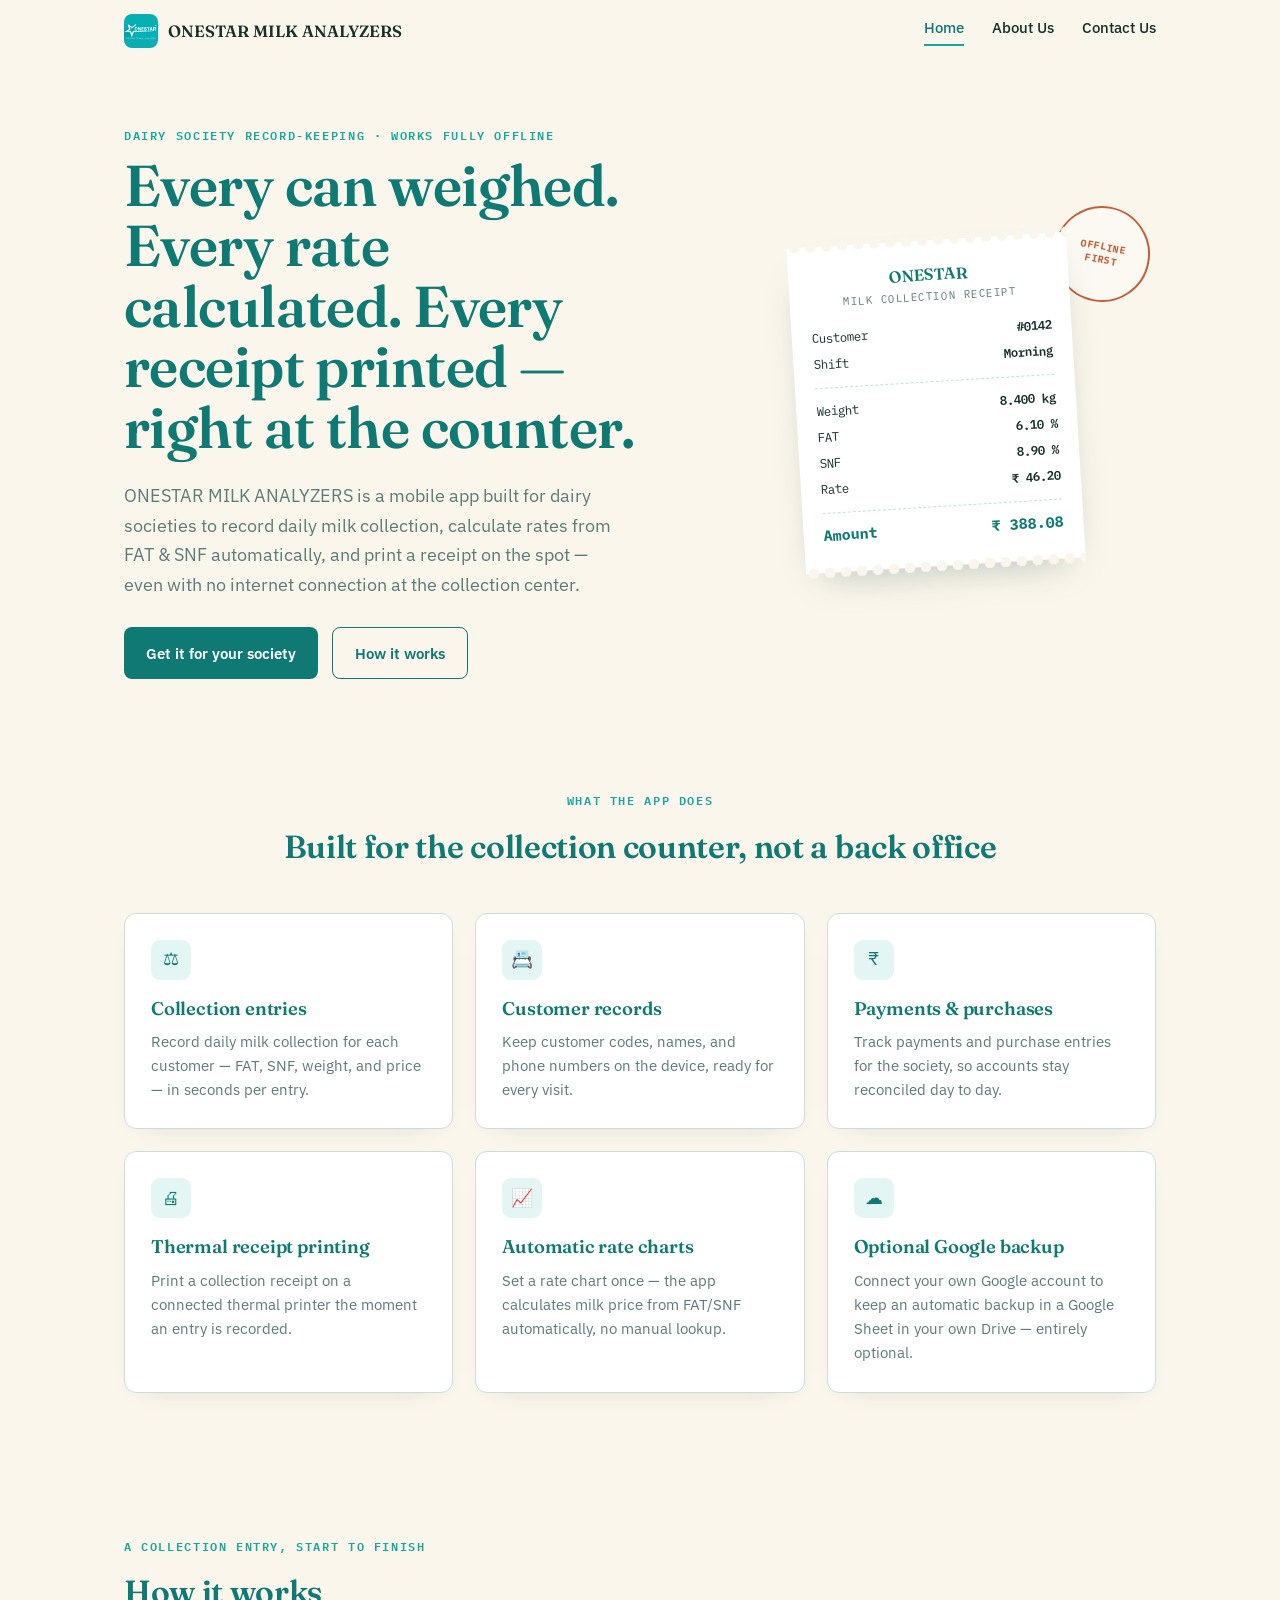
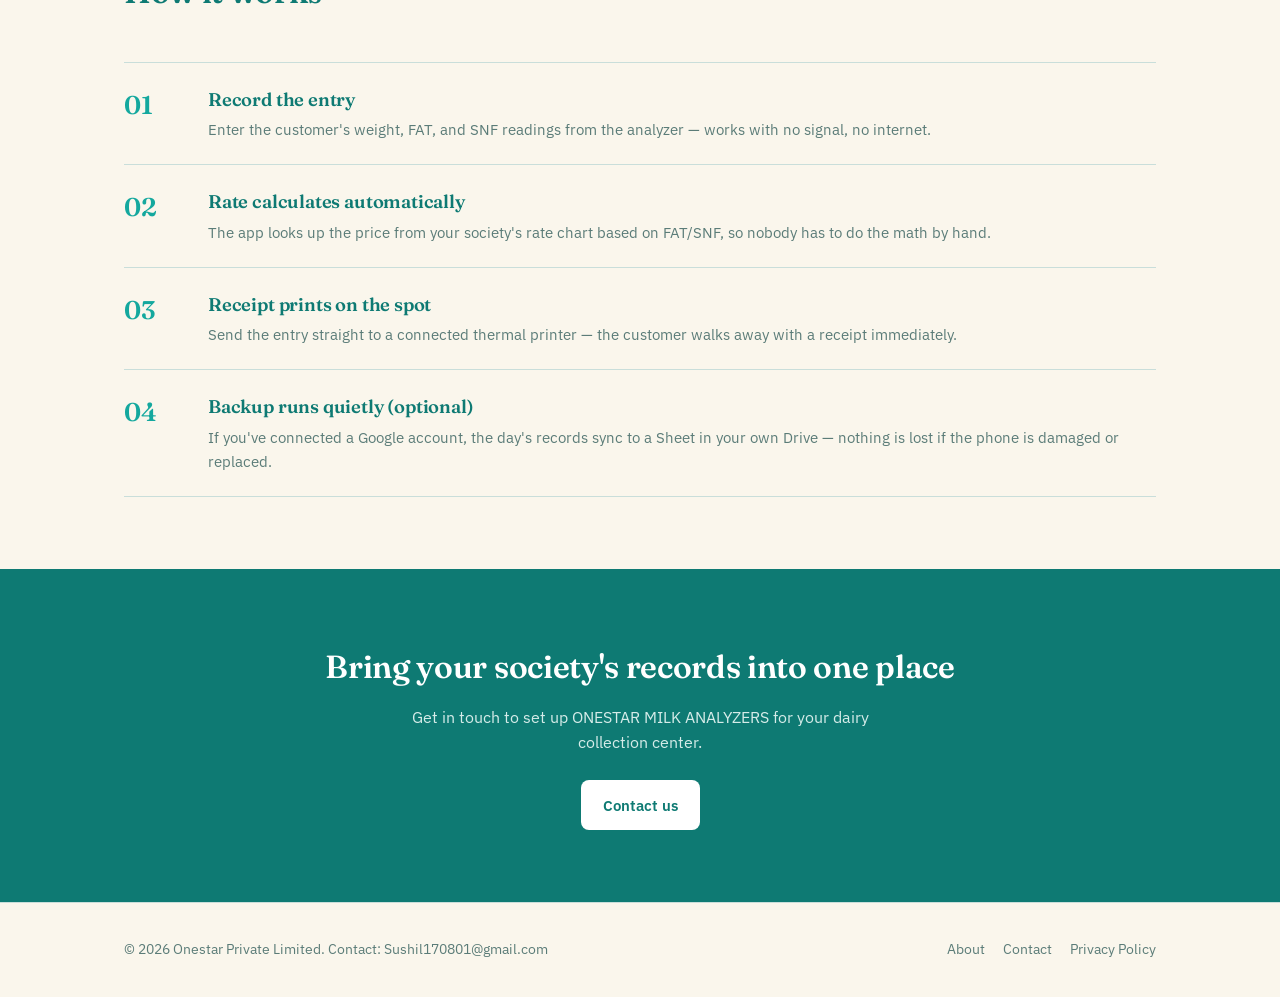
<file: index.html>
<!DOCTYPE html>
<html lang="en">
<head>
<meta charset="UTF-8">
<meta name="viewport" content="width=device-width, initial-scale=1.0">
<title>ONESTAR MILK ANALYZERS — Dairy Society Record-Keeping App</title>
<meta name="description" content="ONESTAR MILK ANALYZERS records daily milk collection, FAT/SNF rate calculation, and receipt printing for dairy societies — fully offline, with optional Google Sheet backup.">
<link rel="icon" href="/logo.png">
<link rel="preconnect" href="https://fonts.googleapis.com">
<link href="https://fonts.googleapis.com/css2?family=Fraunces:opsz,wght@9..144,500;9..144,600;9..144,700&family=IBM+Plex+Sans:wght@400;500;600;700&family=IBM+Plex+Mono:wght@400;500;600;700&display=swap" rel="stylesheet">
<link rel="stylesheet" href="/style.css">
</head>
<body>

<header class="site">
  <div class="bar">
    <a class="brand" href="/">
      <img src="/logo.png" alt="Onestar logo">
      <span>ONESTAR MILK ANALYZERS</span>
    </a>
    <nav>
      <a href="/" class="active">Home</a>
      <a href="/about.html">About Us</a>
      <a href="/contact.html">Contact Us</a>
    </nav>
  </div>
</header>

<!-- ═══════════════ HERO ═══════════════ -->
<section class="hero">
  <div class="wrap hero-grid">
    <div>
      <p class="eyebrow">Dairy society record-keeping · works fully offline</p>
      <h1>Every can weighed. Every rate calculated. Every receipt printed — right at the counter.</h1>
      <p class="lede">
        ONESTAR MILK ANALYZERS is a mobile app built for dairy societies to record daily
        milk collection, calculate rates from FAT &amp; SNF automatically, and print a receipt
        on the spot — even with no internet connection at the collection center.
      </p>
      <div class="hero-ctas">
        <a class="btn" href="/contact.html">Get it for your society</a>
        <a class="btn ghost" href="/about.html">How it works</a>
      </div>
    </div>

    <div class="receipt-stage">
      <div class="stamp">Offline<br>First</div>
      <div class="receipt">
        <div class="rtitle">ONESTAR</div>
        <div class="rsub">MILK COLLECTION RECEIPT</div>
        <div class="rline"><span>Customer</span><b>#0142</b></div>
        <div class="rline"><span>Shift</span><b>Morning</b></div>
        <hr>
        <div class="rline"><span>Weight</span><b>8.400 kg</b></div>
        <div class="rline"><span>FAT</span><b>6.10 %</b></div>
        <div class="rline"><span>SNF</span><b>8.90 %</b></div>
        <div class="rline"><span>Rate</span><b>₹ 46.20</b></div>
        <hr>
        <div class="rtotal"><span>Amount</span><span>₹ 388.08</span></div>
      </div>
    </div>
  </div>
</section>

<!-- ═══════════════ FEATURES ═══════════════ -->
<section>
  <div class="wrap">
    <p class="eyebrow center" style="text-align:center;">What the app does</p>
    <h2 class="center">Built for the collection counter, not a back office</h2>

    <div class="grid3">
      <div class="card">
        <div class="icon">⚖</div>
        <h3>Collection entries</h3>
        <p>Record daily milk collection for each customer — FAT, SNF, weight, and price — in seconds per entry.</p>
      </div>
      <div class="card">
        <div class="icon">📇</div>
        <h3>Customer records</h3>
        <p>Keep customer codes, names, and phone numbers on the device, ready for every visit.</p>
      </div>
      <div class="card">
        <div class="icon">₹</div>
        <h3>Payments &amp; purchases</h3>
        <p>Track payments and purchase entries for the society, so accounts stay reconciled day to day.</p>
      </div>
      <div class="card">
        <div class="icon">🖨</div>
        <h3>Thermal receipt printing</h3>
        <p>Print a collection receipt on a connected thermal printer the moment an entry is recorded.</p>
      </div>
      <div class="card">
        <div class="icon">📈</div>
        <h3>Automatic rate charts</h3>
        <p>Set a rate chart once — the app calculates milk price from FAT/SNF automatically, no manual lookup.</p>
      </div>
      <div class="card">
        <div class="icon">☁</div>
        <h3>Optional Google backup</h3>
        <p>Connect your own Google account to keep an automatic backup in a Google Sheet in your own Drive — entirely optional.</p>
      </div>
    </div>
  </div>
</section>

<!-- ═══════════════ HOW IT WORKS (real sequence, numbered) ═══════════════ -->
<section>
  <div class="wrap">
    <p class="eyebrow">A collection entry, start to finish</p>
    <h2>How it works</h2>

    <div class="steps">
      <div class="step">
        <div class="num"></div>
        <div>
          <h3>Record the entry</h3>
          <p>Enter the customer's weight, FAT, and SNF readings from the analyzer — works with no signal, no internet.</p>
        </div>
      </div>
      <div class="step">
        <div class="num"></div>
        <div>
          <h3>Rate calculates automatically</h3>
          <p>The app looks up the price from your society's rate chart based on FAT/SNF, so nobody has to do the math by hand.</p>
        </div>
      </div>
      <div class="step">
        <div class="num"></div>
        <div>
          <h3>Receipt prints on the spot</h3>
          <p>Send the entry straight to a connected thermal printer — the customer walks away with a receipt immediately.</p>
        </div>
      </div>
      <div class="step">
        <div class="num"></div>
        <div>
          <h3>Backup runs quietly (optional)</h3>
          <p>If you've connected a Google account, the day's records sync to a Sheet in your own Drive — nothing is lost if the phone is damaged or replaced.</p>
        </div>
      </div>
    </div>
  </div>
</section>

<!-- ═══════════════ CTA BAND ═══════════════ -->
<section class="band">
  <div class="wrap center">
    <h2>Bring your society's records into one place</h2>
    <p style="max-width:52ch; margin:0 auto 24px;">Get in touch to set up ONESTAR MILK ANALYZERS for your dairy collection center.</p>
    <a class="btn" style="background:#fff; color:var(--teal-dark);" href="/contact.html">Contact us</a>
  </div>
</section>

<footer class="site">
  <div class="wrap">
    <p>© 2026 Onestar Private Limited. Contact: Sushil170801@gmail.com</p>
    <div class="flinks">
      <a href="/about.html">About</a>
      <a href="/contact.html">Contact</a>
      <a href="/privacy-policy.html">Privacy Policy</a>
    </div>
  </div>
</footer>

</body>
</html>
</file>
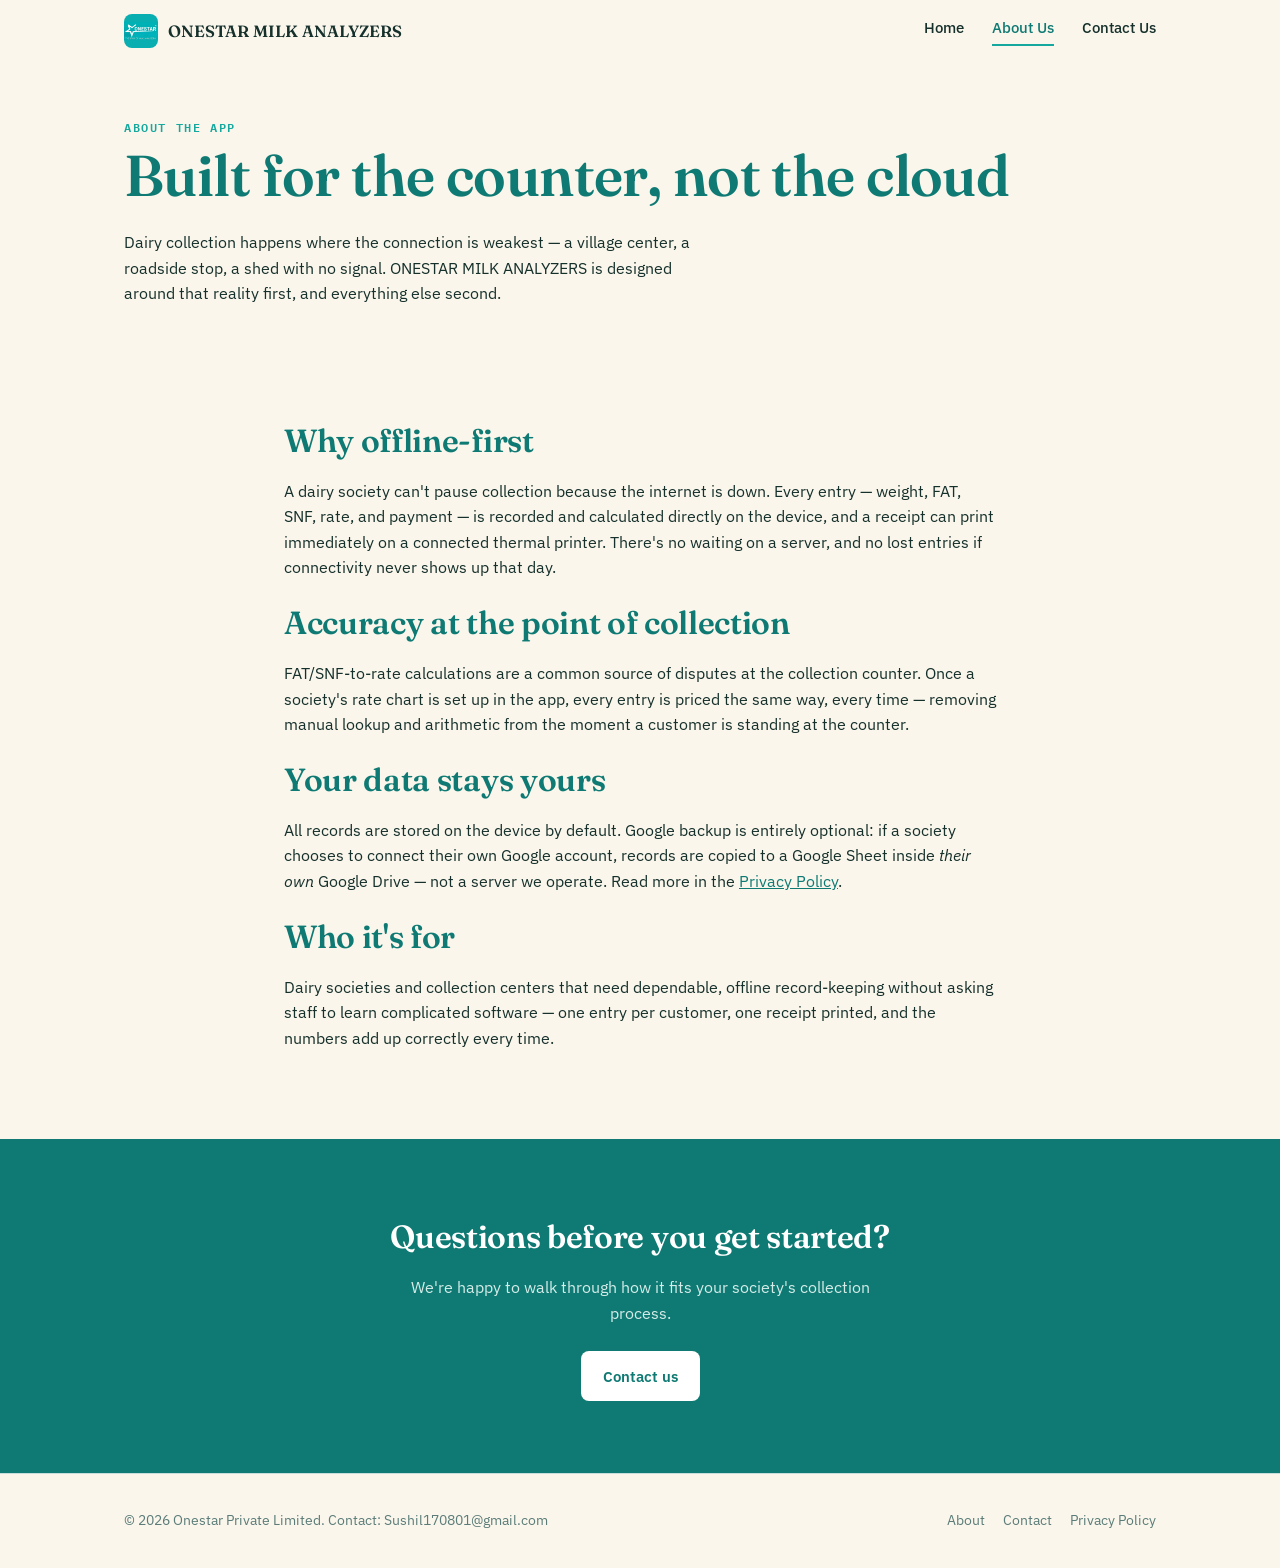
<file: about.html>
<!DOCTYPE html>
<html lang="en">
<head>
<meta charset="UTF-8">
<meta name="viewport" content="width=device-width, initial-scale=1.0">
<title>About Us — ONESTAR MILK ANALYZERS</title>
<meta name="description" content="Why ONESTAR MILK ANALYZERS is built offline-first for dairy societies, and what it's designed to solve at the collection counter.">
<link rel="icon" href="/logo.png">
<link rel="preconnect" href="https://fonts.googleapis.com">
<link href="https://fonts.googleapis.com/css2?family=Fraunces:opsz,wght@9..144,500;9..144,600;9..144,700&family=IBM+Plex+Sans:wght@400;500;600;700&family=IBM+Plex+Mono:wght@400;500;600;700&display=swap" rel="stylesheet">
<link rel="stylesheet" href="/style.css">
</head>
<body>

<header class="site">
  <div class="bar">
    <a class="brand" href="/">
      <img src="/logo.png" alt="Onestar logo">
      <span>ONESTAR MILK ANALYZERS</span>
    </a>
    <nav>
      <a href="/">Home</a>
      <a href="/about.html" class="active">About Us</a>
      <a href="/contact.html">Contact Us</a>
    </nav>
  </div>
</header>

<section class="page-hero">
  <div class="wrap">
    <p class="eyebrow">About the app</p>
    <h1>Built for the counter, not the cloud</h1>
    <p class="lede" style="max-width:60ch;">
      Dairy collection happens where the connection is weakest — a village center, a
      roadside stop, a shed with no signal. ONESTAR MILK ANALYZERS is designed around
      that reality first, and everything else second.
    </p>
  </div>
</section>

<section>
  <div class="wrap prose" style="max-width:760px;">
    <h2>Why offline-first</h2>
    <p>
      A dairy society can't pause collection because the internet is down. Every entry —
      weight, FAT, SNF, rate, and payment — is recorded and calculated directly on the
      device, and a receipt can print immediately on a connected thermal printer. There's
      no waiting on a server, and no lost entries if connectivity never shows up that day.
    </p>

    <h2>Accuracy at the point of collection</h2>
    <p>
      FAT/SNF-to-rate calculations are a common source of disputes at the collection
      counter. Once a society's rate chart is set up in the app, every entry is priced
      the same way, every time — removing manual lookup and arithmetic from the moment
      a customer is standing at the counter.
    </p>

    <h2>Your data stays yours</h2>
    <p>
      All records are stored on the device by default. Google backup is entirely
      optional: if a society chooses to connect their own Google account, records are
      copied to a Google Sheet inside <em>their own</em> Google Drive — not a server we
      operate. Read more in the <a href="/privacy-policy.html">Privacy Policy</a>.
    </p>

    <h2>Who it's for</h2>
    <p>
      Dairy societies and collection centers that need dependable, offline record-keeping
      without asking staff to learn complicated software — one entry per customer, one
      receipt printed, and the numbers add up correctly every time.
    </p>
  </div>
</section>

<section class="band">
  <div class="wrap center">
    <h2>Questions before you get started?</h2>
    <p style="max-width:52ch; margin:0 auto 24px;">We're happy to walk through how it fits your society's collection process.</p>
    <a class="btn" style="background:#fff; color:var(--teal-dark);" href="/contact.html">Contact us</a>
  </div>
</section>

<footer class="site">
  <div class="wrap">
    <p>© 2026 Onestar Private Limited. Contact: Sushil170801@gmail.com</p>
    <div class="flinks">
      <a href="/about.html">About</a>
      <a href="/contact.html">Contact</a>
      <a href="/privacy-policy.html">Privacy Policy</a>
    </div>
  </div>
</footer>

</body>
</html>
</file>
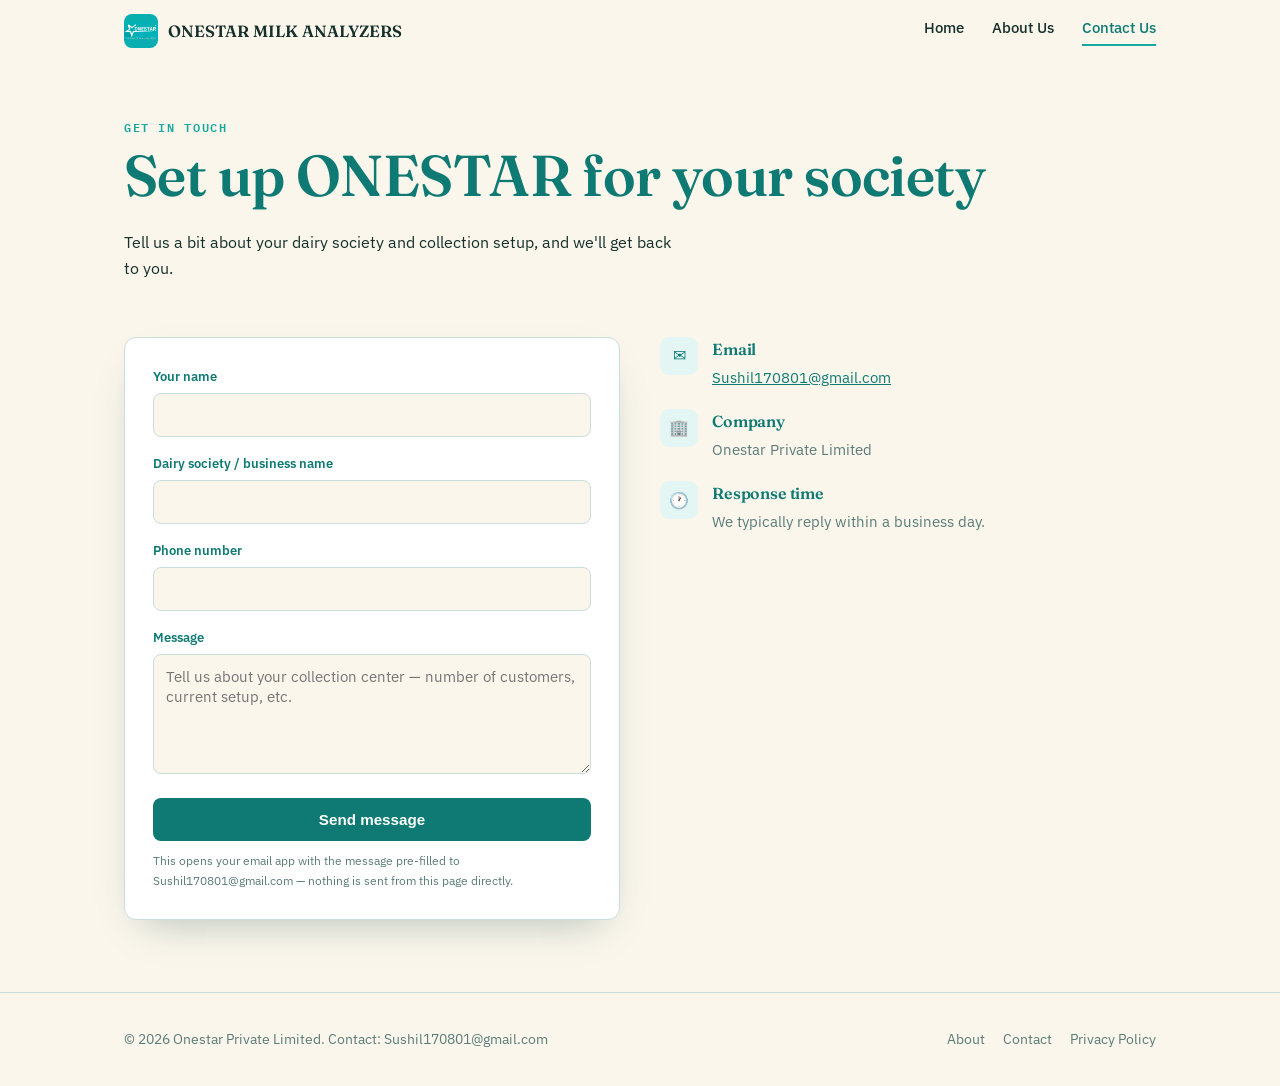
<file: contact.html>
<!DOCTYPE html>
<html lang="en">
<head>
<meta charset="UTF-8">
<meta name="viewport" content="width=device-width, initial-scale=1.0">
<title>Contact Us — ONESTAR MILK ANALYZERS</title>
<meta name="description" content="Get in touch about ONESTAR MILK ANALYZERS for your dairy society.">
<link rel="icon" href="/logo.png">
<link rel="preconnect" href="https://fonts.googleapis.com">
<link href="https://fonts.googleapis.com/css2?family=Fraunces:opsz,wght@9..144,500;9..144,600;9..144,700&family=IBM+Plex+Sans:wght@400;500;600;700&family=IBM+Plex+Mono:wght@400;500;600;700&display=swap" rel="stylesheet">
<link rel="stylesheet" href="/style.css">
</head>
<body>

<header class="site">
  <div class="bar">
    <a class="brand" href="/">
      <img src="/logo.png" alt="Onestar logo">
      <span>ONESTAR MILK ANALYZERS</span>
    </a>
    <nav>
      <a href="/">Home</a>
      <a href="/about.html">About Us</a>
      <a href="/contact.html" class="active">Contact Us</a>
    </nav>
  </div>
</header>

<section class="page-hero">
  <div class="wrap">
    <p class="eyebrow">Get in touch</p>
    <h1>Set up ONESTAR for your society</h1>
    <p class="lede" style="max-width:56ch;">
      Tell us a bit about your dairy society and collection setup, and we'll get back to you.
    </p>
  </div>
</section>

<section style="padding-top:0;">
  <div class="wrap contact-grid">

    <div class="form-card">
      <form id="contactForm">
        <div class="field">
          <label for="name">Your name</label>
          <input type="text" id="name" required>
        </div>
        <div class="field">
          <label for="society">Dairy society / business name</label>
          <input type="text" id="society">
        </div>
        <div class="field">
          <label for="phone">Phone number</label>
          <input type="tel" id="phone">
        </div>
        <div class="field">
          <label for="message">Message</label>
          <textarea id="message" required placeholder="Tell us about your collection center — number of customers, current setup, etc."></textarea>
        </div>
        <button type="submit" class="btn" style="width:100%; justify-content:center;">Send message</button>
        <p style="font-size:.78rem; color:var(--muted); margin:10px 0 0;">
          This opens your email app with the message pre-filled to Sushil170801@gmail.com — nothing is sent from this page directly.
        </p>
      </form>
    </div>

    <div class="contact-info">
      <div class="row">
        <div class="ico">✉</div>
        <div>
          <h3>Email</h3>
          <p><a href="mailto:Sushil170801@gmail.com">Sushil170801@gmail.com</a></p>
        </div>
      </div>
      <div class="row">
        <div class="ico">🏢</div>
        <div>
          <h3>Company</h3>
          <p>Onestar Private Limited</p>
        </div>
      </div>
      <div class="row">
        <div class="ico">🕐</div>
        <div>
          <h3>Response time</h3>
          <p>We typically reply within a business day.</p>
        </div>
      </div>
    </div>

  </div>
</section>

<footer class="site">
  <div class="wrap">
    <p>© 2026 Onestar Private Limited. Contact: Sushil170801@gmail.com</p>
    <div class="flinks">
      <a href="/about.html">About</a>
      <a href="/contact.html">Contact</a>
      <a href="/privacy-policy.html">Privacy Policy</a>
    </div>
  </div>
</footer>

<script>
document.getElementById('contactForm').addEventListener('submit', function(e){
  e.preventDefault();
  var name = document.getElementById('name').value.trim();
  var society = document.getElementById('society').value.trim();
  var phone = document.getElementById('phone').value.trim();
  var message = document.getElementById('message').value.trim();

  var subject = 'Onestar Milk Analyzers — enquiry from ' + (name || 'website visitor');
  var body =
    'Name: ' + name + '\n' +
    'Society/Business: ' + (society || '-') + '\n' +
    'Phone: ' + (phone || '-') + '\n\n' +
    'Message:\n' + message;

  window.location.href = 'mailto:Sushil170801@gmail.com'
    + '?subject=' + encodeURIComponent(subject)
    + '&body=' + encodeURIComponent(body);
});
</script>

</body>
</html>
</file>
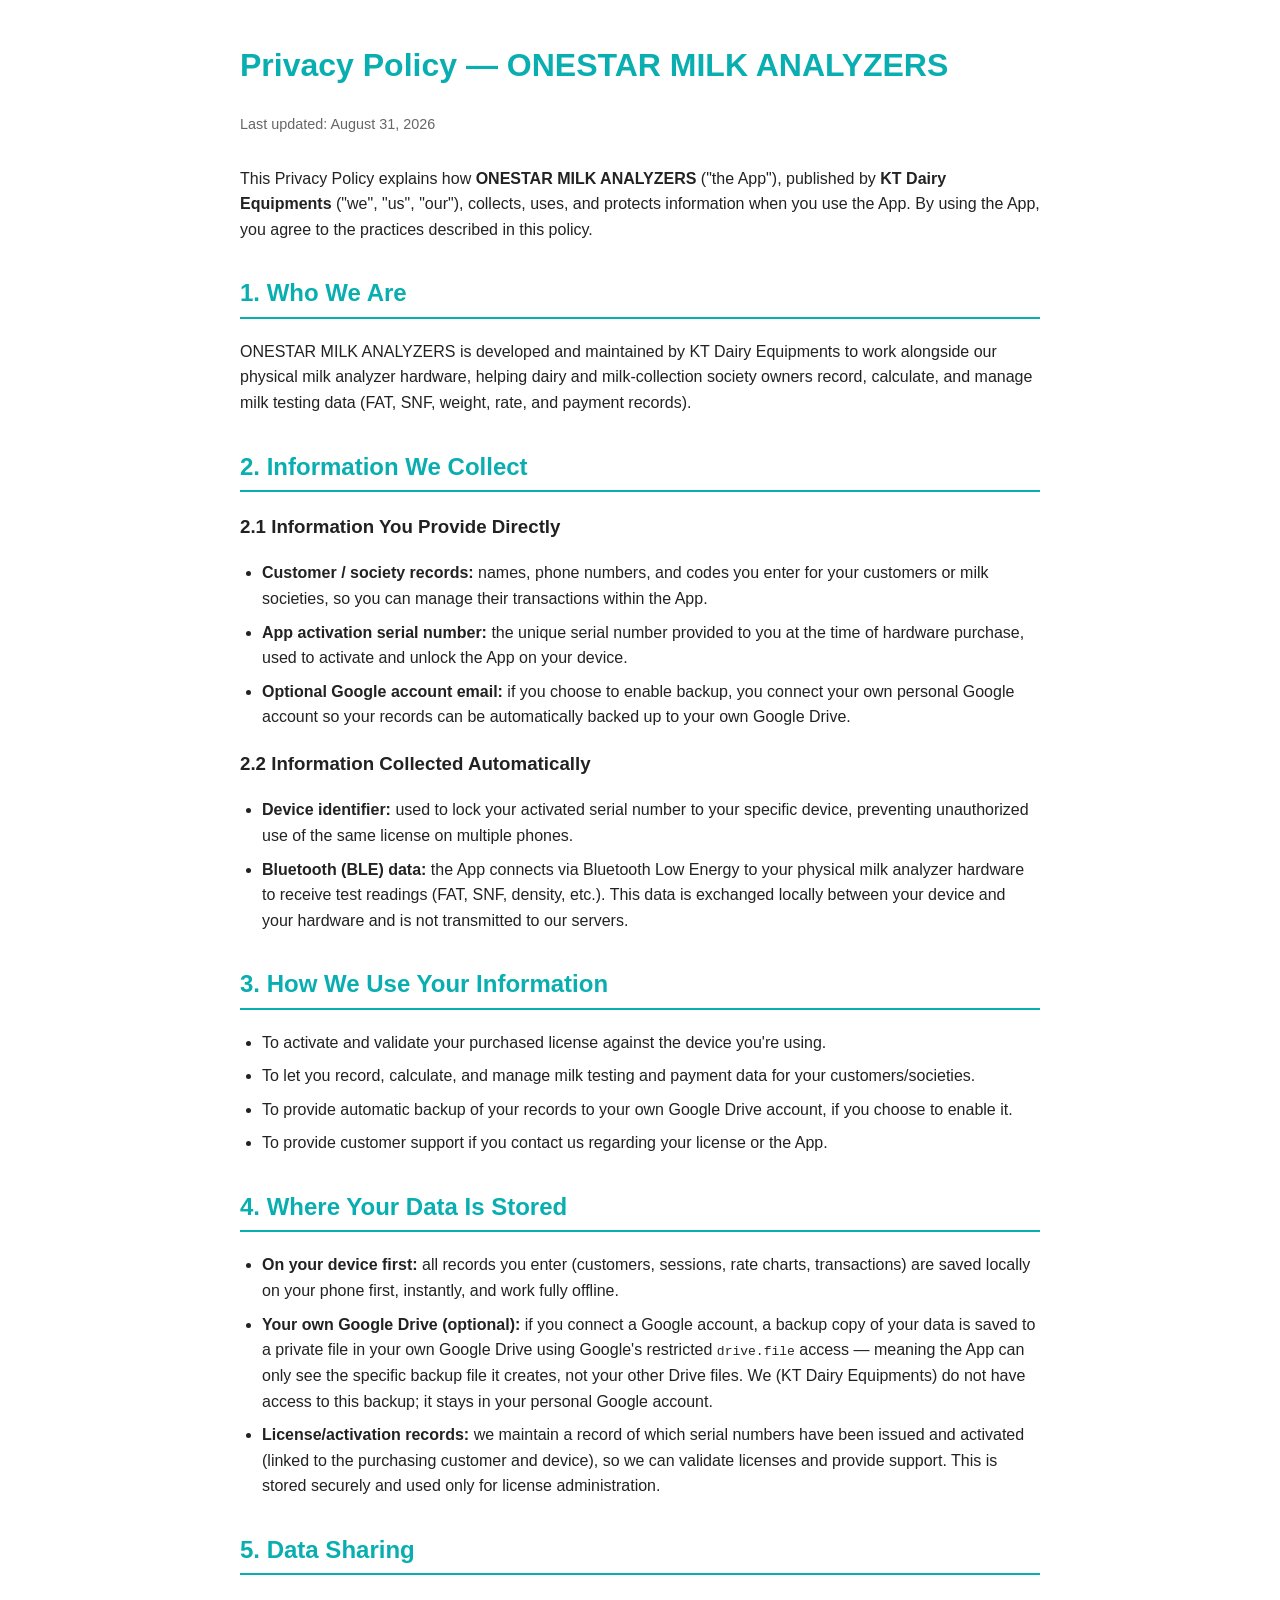
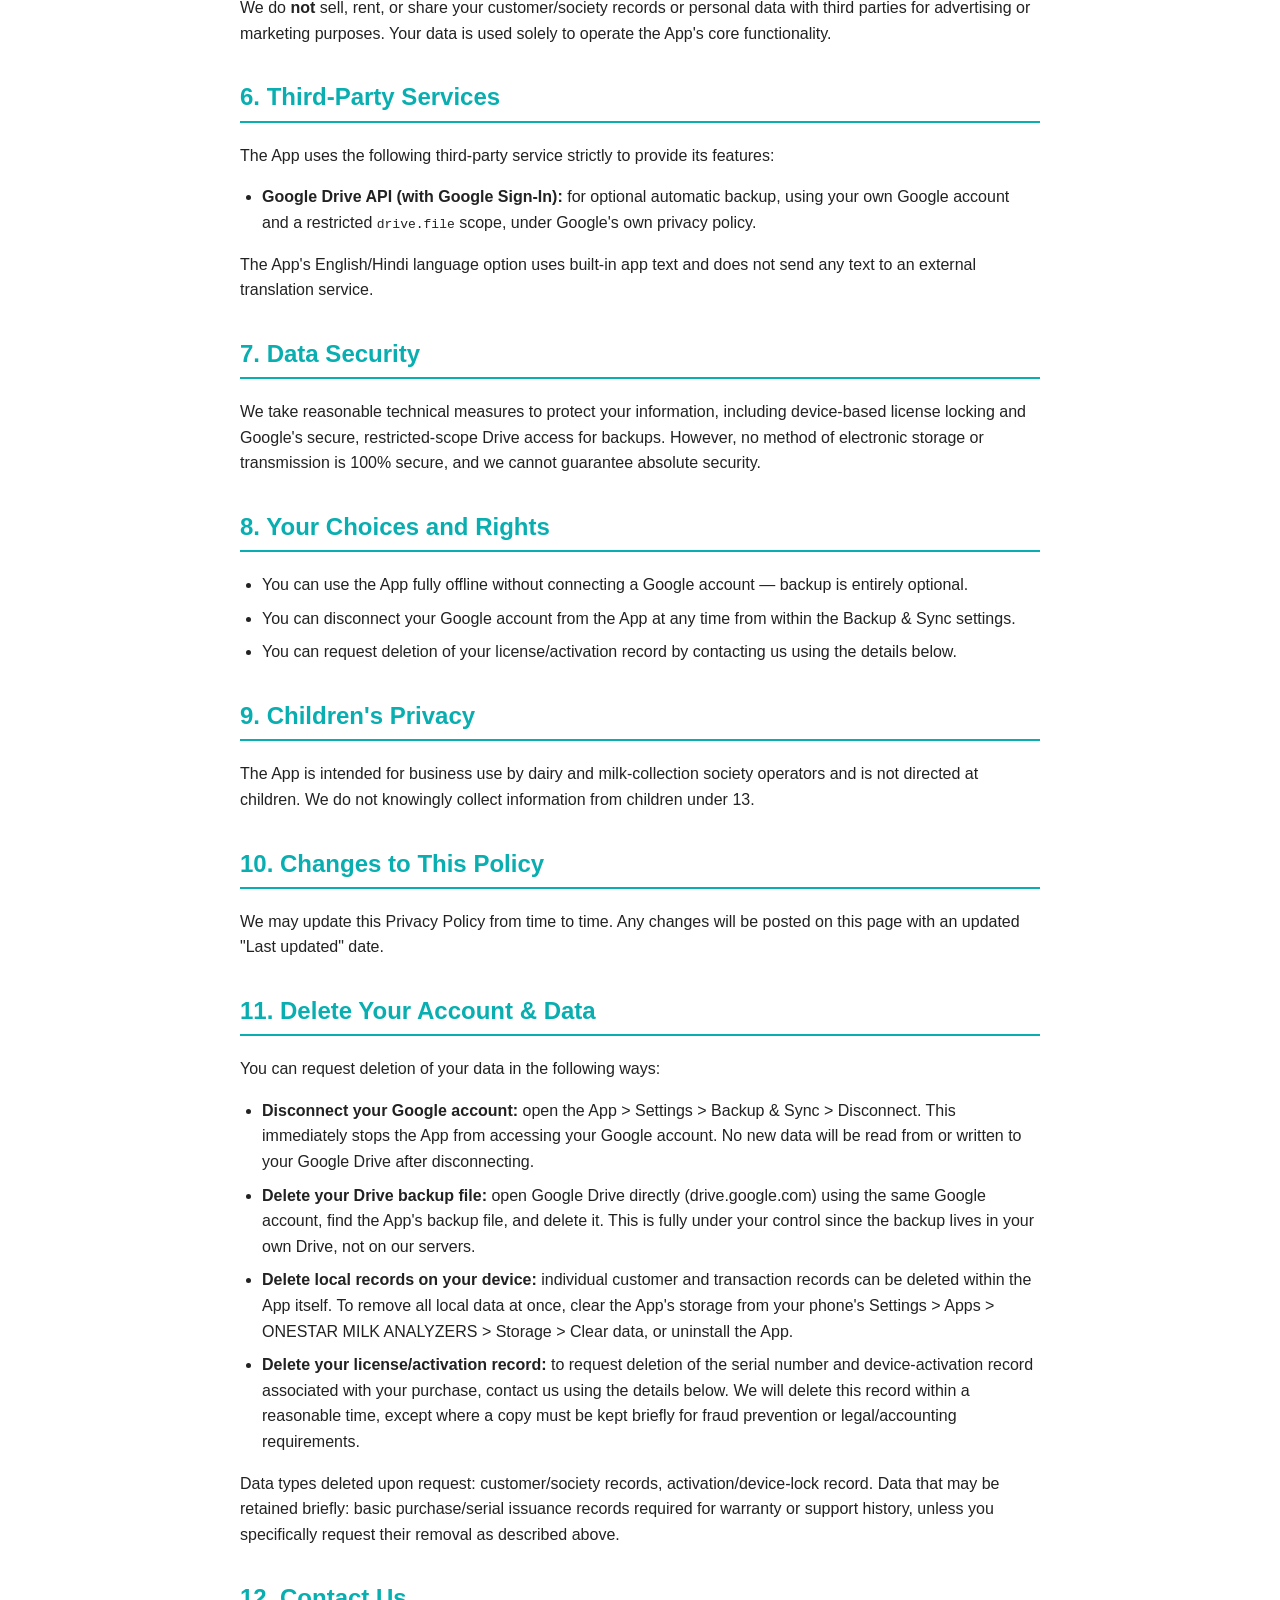
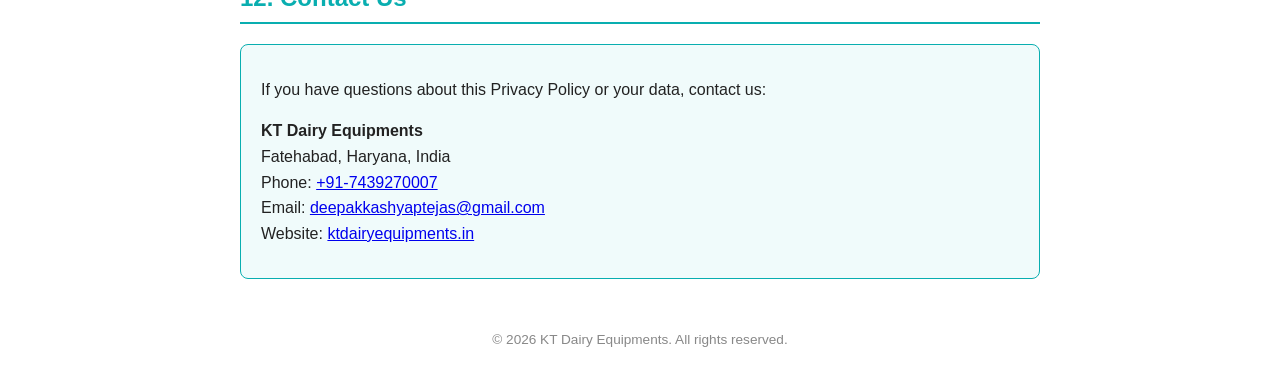
<file: privacy-policy.html>
<!DOCTYPE html>
<html lang="en">
<head>
<meta charset="UTF-8">
<meta name="viewport" content="width=device-width, initial-scale=1.0">
<title>Privacy Policy — ONESTAR MILK ANALYZERS</title>
<style>
  body { font-family: Arial, Helvetica, sans-serif; max-width: 800px; margin: 40px auto; padding: 0 20px; line-height: 1.6; color: #222; }
  h1 { color: #09AEB0; }
  h2 { color: #09AEB0; margin-top: 32px; border-bottom: 2px solid #09AEB0; padding-bottom: 4px; }
  .updated { color: #666; font-size: 0.9em; margin-bottom: 30px; }
  ul { padding-left: 22px; }
  li { margin-bottom: 8px; }
  .contact-box { background: #f0fbfb; border: 1px solid #09AEB0; border-radius: 8px; padding: 16px 20px; margin-top: 20px; }
  footer { margin-top: 50px; font-size: 0.85em; color: #888; text-align: center; }
</style>
</head>
<body>

<h1>Privacy Policy — ONESTAR MILK ANALYZERS</h1>
<p class="updated">Last updated: August 31, 2026</p>

<p>This Privacy Policy explains how <strong>ONESTAR MILK ANALYZERS</strong> ("the App"), published by <strong>KT Dairy Equipments</strong> ("we", "us", "our"), collects, uses, and protects information when you use the App. By using the App, you agree to the practices described in this policy.</p>

<h2>1. Who We Are</h2>
<p>ONESTAR MILK ANALYZERS is developed and maintained by KT Dairy Equipments to work alongside our physical milk analyzer hardware, helping dairy and milk-collection society owners record, calculate, and manage milk testing data (FAT, SNF, weight, rate, and payment records).</p>

<h2>2. Information We Collect</h2>

<h3>2.1 Information You Provide Directly</h3>
<ul>
  <li><strong>Customer / society records:</strong> names, phone numbers, and codes you enter for your customers or milk societies, so you can manage their transactions within the App.</li>
  <li><strong>App activation serial number:</strong> the unique serial number provided to you at the time of hardware purchase, used to activate and unlock the App on your device.</li>
  <li><strong>Optional Google account email:</strong> if you choose to enable backup, you connect your own personal Google account so your records can be automatically backed up to your own Google Drive.</li>
</ul>

<h3>2.2 Information Collected Automatically</h3>
<ul>
  <li><strong>Device identifier:</strong> used to lock your activated serial number to your specific device, preventing unauthorized use of the same license on multiple phones.</li>
  <li><strong>Bluetooth (BLE) data:</strong> the App connects via Bluetooth Low Energy to your physical milk analyzer hardware to receive test readings (FAT, SNF, density, etc.). This data is exchanged locally between your device and your hardware and is not transmitted to our servers.</li>
</ul>

<h2>3. How We Use Your Information</h2>
<ul>
  <li>To activate and validate your purchased license against the device you're using.</li>
  <li>To let you record, calculate, and manage milk testing and payment data for your customers/societies.</li>
  <li>To provide automatic backup of your records to your own Google Drive account, if you choose to enable it.</li>
  <li>To provide customer support if you contact us regarding your license or the App.</li>
</ul>

<h2>4. Where Your Data Is Stored</h2>
<ul>
  <li><strong>On your device first:</strong> all records you enter (customers, sessions, rate charts, transactions) are saved locally on your phone first, instantly, and work fully offline.</li>
  <li><strong>Your own Google Drive (optional):</strong> if you connect a Google account, a backup copy of your data is saved to a private file in your own Google Drive using Google's restricted <code>drive.file</code> access — meaning the App can only see the specific backup file it creates, not your other Drive files. We (KT Dairy Equipments) do not have access to this backup; it stays in your personal Google account.</li>
  <li><strong>License/activation records:</strong> we maintain a record of which serial numbers have been issued and activated (linked to the purchasing customer and device), so we can validate licenses and provide support. This is stored securely and used only for license administration.</li>
</ul>

<h2>5. Data Sharing</h2>
<p>We do <strong>not</strong> sell, rent, or share your customer/society records or personal data with third parties for advertising or marketing purposes. Your data is used solely to operate the App's core functionality.</p>

<h2>6. Third-Party Services</h2>
<p>The App uses the following third-party service strictly to provide its features:</p>
<ul>
  <li><strong>Google Drive API (with Google Sign-In):</strong> for optional automatic backup, using your own Google account and a restricted <code>drive.file</code> scope, under Google's own privacy policy.</li>
</ul>
<p>The App's English/Hindi language option uses built-in app text and does not send any text to an external translation service.</p>

<h2>7. Data Security</h2>
<p>We take reasonable technical measures to protect your information, including device-based license locking and Google's secure, restricted-scope Drive access for backups. However, no method of electronic storage or transmission is 100% secure, and we cannot guarantee absolute security.</p>

<h2>8. Your Choices and Rights</h2>
<ul>
  <li>You can use the App fully offline without connecting a Google account — backup is entirely optional.</li>
  <li>You can disconnect your Google account from the App at any time from within the Backup & Sync settings.</li>
  <li>You can request deletion of your license/activation record by contacting us using the details below.</li>
</ul>

<h2>9. Children's Privacy</h2>
<p>The App is intended for business use by dairy and milk-collection society operators and is not directed at children. We do not knowingly collect information from children under 13.</p>

<h2>10. Changes to This Policy</h2>
<p>We may update this Privacy Policy from time to time. Any changes will be posted on this page with an updated "Last updated" date.</p>

<h2 id="delete-account">11. Delete Your Account &amp; Data</h2>
<p>You can request deletion of your data in the following ways:</p>
<ul>
  <li><strong>Disconnect your Google account:</strong> open the App &gt; Settings &gt; Backup &amp; Sync &gt; Disconnect. This immediately stops the App from accessing your Google account. No new data will be read from or written to your Google Drive after disconnecting.</li>
  <li><strong>Delete your Drive backup file:</strong> open Google Drive directly (drive.google.com) using the same Google account, find the App's backup file, and delete it. This is fully under your control since the backup lives in your own Drive, not on our servers.</li>
  <li><strong>Delete local records on your device:</strong> individual customer and transaction records can be deleted within the App itself. To remove all local data at once, clear the App's storage from your phone's Settings &gt; Apps &gt; ONESTAR MILK ANALYZERS &gt; Storage &gt; Clear data, or uninstall the App.</li>
  <li><strong>Delete your license/activation record:</strong> to request deletion of the serial number and device-activation record associated with your purchase, contact us using the details below. We will delete this record within a reasonable time, except where a copy must be kept briefly for fraud prevention or legal/accounting requirements.</li>
</ul>
<p>Data types deleted upon request: customer/society records, activation/device-lock record. Data that may be retained briefly: basic purchase/serial issuance records required for warranty or support history, unless you specifically request their removal as described above.</p>

<h2>12. Contact Us</h2>
<div class="contact-box">
  <p>If you have questions about this Privacy Policy or your data, contact us:</p>
  <p><strong>KT Dairy Equipments</strong><br>
  Fatehabad, Haryana, India<br>
  Phone: <a href="tel:+917439270007">+91-7439270007</a><br>
  Email: <a href="mailto:deepakkashyaptejas@gmail.com">deepakkashyaptejas@gmail.com</a><br>
  Website: <a href="https://ktdairyequipments.in">ktdairyequipments.in</a></p>
</div>

<footer>
  &copy; 2026 KT Dairy Equipments. All rights reserved.
</footer>

</body>
</html>
</file>
<file: style.css>
/* ═══════════════════════════════════════════════════════════════════════
   ONESTAR MILK ANALYZERS — site tokens
   Direction: the dairy collection register — ruled ledger pages, stamped
   receipts, monospace measurement figures. Not a generic SaaS gradient page.
   ═══════════════════════════════════════════════════════════════════════ */

:root{
  --paper:      #FAF6EC;   /* ledger page cream */
  --paper-line: #D8E6E2;   /* faint ruled lines on the page */
  --ink:        #16302B;   /* body ink, green-black */
  --teal-dark:  #0E7A73;   /* brand — headings, primary */
  --teal:       #14A89E;   /* brand — buttons, links, accents */
  --teal-pale:  #E3F6F4;
  --stamp:      #B8461D;   /* rubber-stamp red-orange, used sparingly */
  --muted:      #5B7C78;
  --border:     #C9DEDA;
  --shadow:     0 18px 40px -20px rgba(14,60,55,.35);
}

*{ box-sizing:border-box; }
html{ scroll-behavior:smooth; }
body{
  margin:0;
  background:var(--paper);
  color:var(--ink);
  font-family:'IBM Plex Sans', -apple-system, Segoe UI, Roboto, Arial, sans-serif;
  font-size:16px;
  line-height:1.6;
  -webkit-font-smoothing:antialiased;
}

/* Ruled ledger-page backdrop, used behind the hero */
.ruled{
  background-image:repeating-linear-gradient(
    to bottom, transparent, transparent 37px, var(--paper-line) 38px
  );
}

h1,h2,h3{
  font-family:'Fraunces', Georgia, serif;
  color:var(--teal-dark);
  margin:0 0 .4em;
  letter-spacing:-.01em;
}
h1{ font-size:clamp(2.4rem, 5vw, 3.6rem); font-weight:600; line-height:1.05; }
h2{ font-size:clamp(1.5rem, 3vw, 2rem); font-weight:600; }
h3{ font-size:1.15rem; font-weight:600; }
p{ margin:0 0 1em; }
a{ color:var(--teal-dark); }
.mono, .figure{ font-family:'IBM Plex Mono', monospace; }

.eyebrow{
  font-family:'IBM Plex Mono', monospace;
  font-size:.72rem;
  letter-spacing:.14em;
  text-transform:uppercase;
  color:var(--teal);
  font-weight:600;
}

.wrap{ max-width:1080px; margin:0 auto; padding:0 24px; }
section{ padding:72px 0; }
.center{ text-align:center; }

/* ---------- nav ---------- */
header.site{
  position:sticky; top:0; z-index:40;
  background:rgba(250,246,236,.92);
  backdrop-filter:blur(6px);
}
header.site .bar{
  display:flex; align-items:center; justify-content:space-between;
  padding:14px 24px; max-width:1080px; margin:0 auto;
}
header.site .brand{ display:flex; align-items:center; gap:10px; text-decoration:none; }
header.site .brand img{ height:34px; width:34px; border-radius:8px; }
header.site .brand span{
  font-family:'Fraunces', serif; font-weight:600; color:var(--ink); font-size:1.02rem;
}
header.site nav{ display:flex; gap:28px; }
header.site nav a{
  color:var(--ink); text-decoration:none; font-size:.94rem; font-weight:500;
  padding-bottom:3px; border-bottom:2px solid transparent;
}
header.site nav a:hover, header.site nav a.active{ border-bottom-color:var(--teal); color:var(--teal-dark); }

/* ---------- buttons ---------- */
.btn{
  display:inline-flex; align-items:center; gap:8px;
  background:var(--teal-dark); color:#fff; text-decoration:none;
  padding:13px 22px; border-radius:8px; font-weight:600; font-size:.95rem;
  border:none; cursor:pointer;
}
.btn:hover{ background:var(--ink); }
.btn.ghost{
  background:transparent; color:var(--teal-dark); border:1.5px solid var(--teal-dark);
}
.btn.ghost:hover{ background:var(--teal-pale); }

/* ---------- hero receipt signature ---------- */
.hero{ padding:64px 0 40px; position:relative; overflow:hidden; }
.hero-grid{ display:grid; grid-template-columns:1.1fr .9fr; gap:56px; align-items:center; }
@media (max-width:820px){ .hero-grid{ grid-template-columns:1fr; } }

.hero p.lede{ font-size:1.15rem; color:var(--muted); max-width:46ch; }
.hero-ctas{ display:flex; gap:14px; margin-top:28px; flex-wrap:wrap; }

.receipt-stage{ position:relative; display:flex; justify-content:center; padding:20px; }
.receipt{
  width:280px; background:#fff; padding:22px 20px 26px;
  box-shadow:var(--shadow);
  transform:rotate(-3.5deg);
  position:relative;
  font-family:'IBM Plex Mono', monospace;
  color:var(--ink);
}
.receipt::before, .receipt::after{
  content:""; position:absolute; left:0; right:0; height:10px;
  background-image:radial-gradient(circle at 8px 5px, var(--paper) 5px, transparent 5.5px);
  background-size:16px 10px; background-repeat:repeat-x;
}
.receipt::before{ top:-5px; }
.receipt::after{ bottom:-5px; transform:scaleY(-1); }
.receipt .rtitle{ font-family:'Fraunces', serif; font-size:1rem; font-weight:600; color:var(--teal-dark); text-align:center; }
.receipt .rsub{ text-align:center; font-size:.68rem; color:var(--muted); margin-bottom:14px; letter-spacing:.05em; }
.receipt .rline{ display:flex; justify-content:space-between; font-size:.78rem; padding:3px 0; }
.receipt .rline b{ font-weight:600; }
.receipt hr{ border:none; border-top:1px dashed var(--border); margin:10px 0; }
.receipt .rtotal{ display:flex; justify-content:space-between; font-size:.92rem; font-weight:700; color:var(--teal-dark); margin-top:6px; }

.stamp{
  position:absolute; top:-14px; right:6px;
  width:96px; height:96px; border-radius:50%;
  border:2.5px solid var(--stamp); color:var(--stamp);
  display:flex; align-items:center; justify-content:center; text-align:center;
  transform:rotate(11deg);
  font-family:'IBM Plex Mono', monospace; font-size:.62rem; font-weight:700;
  letter-spacing:.05em; text-transform:uppercase; line-height:1.3;
  opacity:.85; background:rgba(255,255,255,.4);
}

/* ---------- feature grid ---------- */
.grid3{ display:grid; grid-template-columns:repeat(3,1fr); gap:22px; margin-top:40px; }
@media (max-width:820px){ .grid3{ grid-template-columns:1fr; } }
.card{
  background:#fff; border:1px solid var(--border); border-radius:12px;
  padding:26px; box-shadow:0 10px 26px -20px rgba(14,60,55,.25);
}
.card .icon{
  width:40px; height:40px; border-radius:9px; background:var(--teal-pale);
  color:var(--teal-dark); display:flex; align-items:center; justify-content:center;
  margin-bottom:14px; font-size:1.1rem;
}
.card p{ color:var(--muted); font-size:.94rem; margin:0; }

/* ---------- steps (real sequence, numbered on purpose) ---------- */
.steps{ counter-reset:step; margin-top:44px; }
.step{
  display:grid; grid-template-columns:64px 1fr; gap:20px;
  padding:22px 0; border-top:1px solid var(--border);
}
.step:last-child{ border-bottom:1px solid var(--border); }
.step .num{
  counter-increment:step; font-family:'Fraunces', serif; font-size:1.6rem;
  color:var(--teal); font-weight:600;
}
.step .num::before{ content: counter(step, decimal-leading-zero); }
.step h3{ margin-bottom:4px; }
.step p{ color:var(--muted); margin:0; font-size:.94rem; }

/* ---------- band / cta ---------- */
.band{ background:var(--teal-dark); color:#fff; }
.band h2{ color:#fff; }
.band p{ color:#D6ECE9; }

/* ---------- footer ---------- */
footer.site{ border-top:1px solid var(--border); padding:36px 0; }
footer.site .wrap{ display:flex; justify-content:space-between; align-items:center; flex-wrap:wrap; gap:14px; }
footer.site p{ margin:0; color:var(--muted); font-size:.85rem; }
footer.site a{ color:var(--muted); text-decoration:none; }
footer.site a:hover{ color:var(--teal-dark); }
footer.site .flinks{ display:flex; gap:18px; font-size:.85rem; }

/* ---------- inner pages (about/contact) ---------- */
.page-hero{ padding:56px 0 20px; }
.page-hero .eyebrow{ margin-bottom:10px; }
.prose p{ color:var(--ink); }
.prose .muted{ color:var(--muted); }

.contact-grid{ display:grid; grid-template-columns:1fr 1fr; gap:40px; margin-top:20px; }
@media (max-width:820px){ .contact-grid{ grid-template-columns:1fr; } }
.form-card{
  background:#fff; border:1px solid var(--border); border-radius:12px; padding:28px; box-shadow:var(--shadow);
}
.field{ margin-bottom:16px; }
.field label{ display:block; font-size:.82rem; font-weight:600; color:var(--teal-dark); margin-bottom:6px; }
.field input, .field textarea{
  width:100%; padding:11px 12px; border:1px solid var(--border); border-radius:8px;
  font-family:inherit; font-size:.95rem; background:var(--paper);
}
.field textarea{ min-height:120px; resize:vertical; }
.contact-info .row{ display:flex; gap:14px; align-items:flex-start; margin-bottom:20px; }
.contact-info .row .ico{
  width:38px; height:38px; border-radius:9px; background:var(--teal-pale); color:var(--teal-dark);
  display:flex; align-items:center; justify-content:center; flex-shrink:0;
}
.contact-info .row h3{ margin:0 0 3px; font-size:1rem; }
.contact-info .row p{ margin:0; color:var(--muted); font-size:.92rem; }

@media (prefers-reduced-motion: reduce){
  html{ scroll-behavior:auto; }
}
</file>
